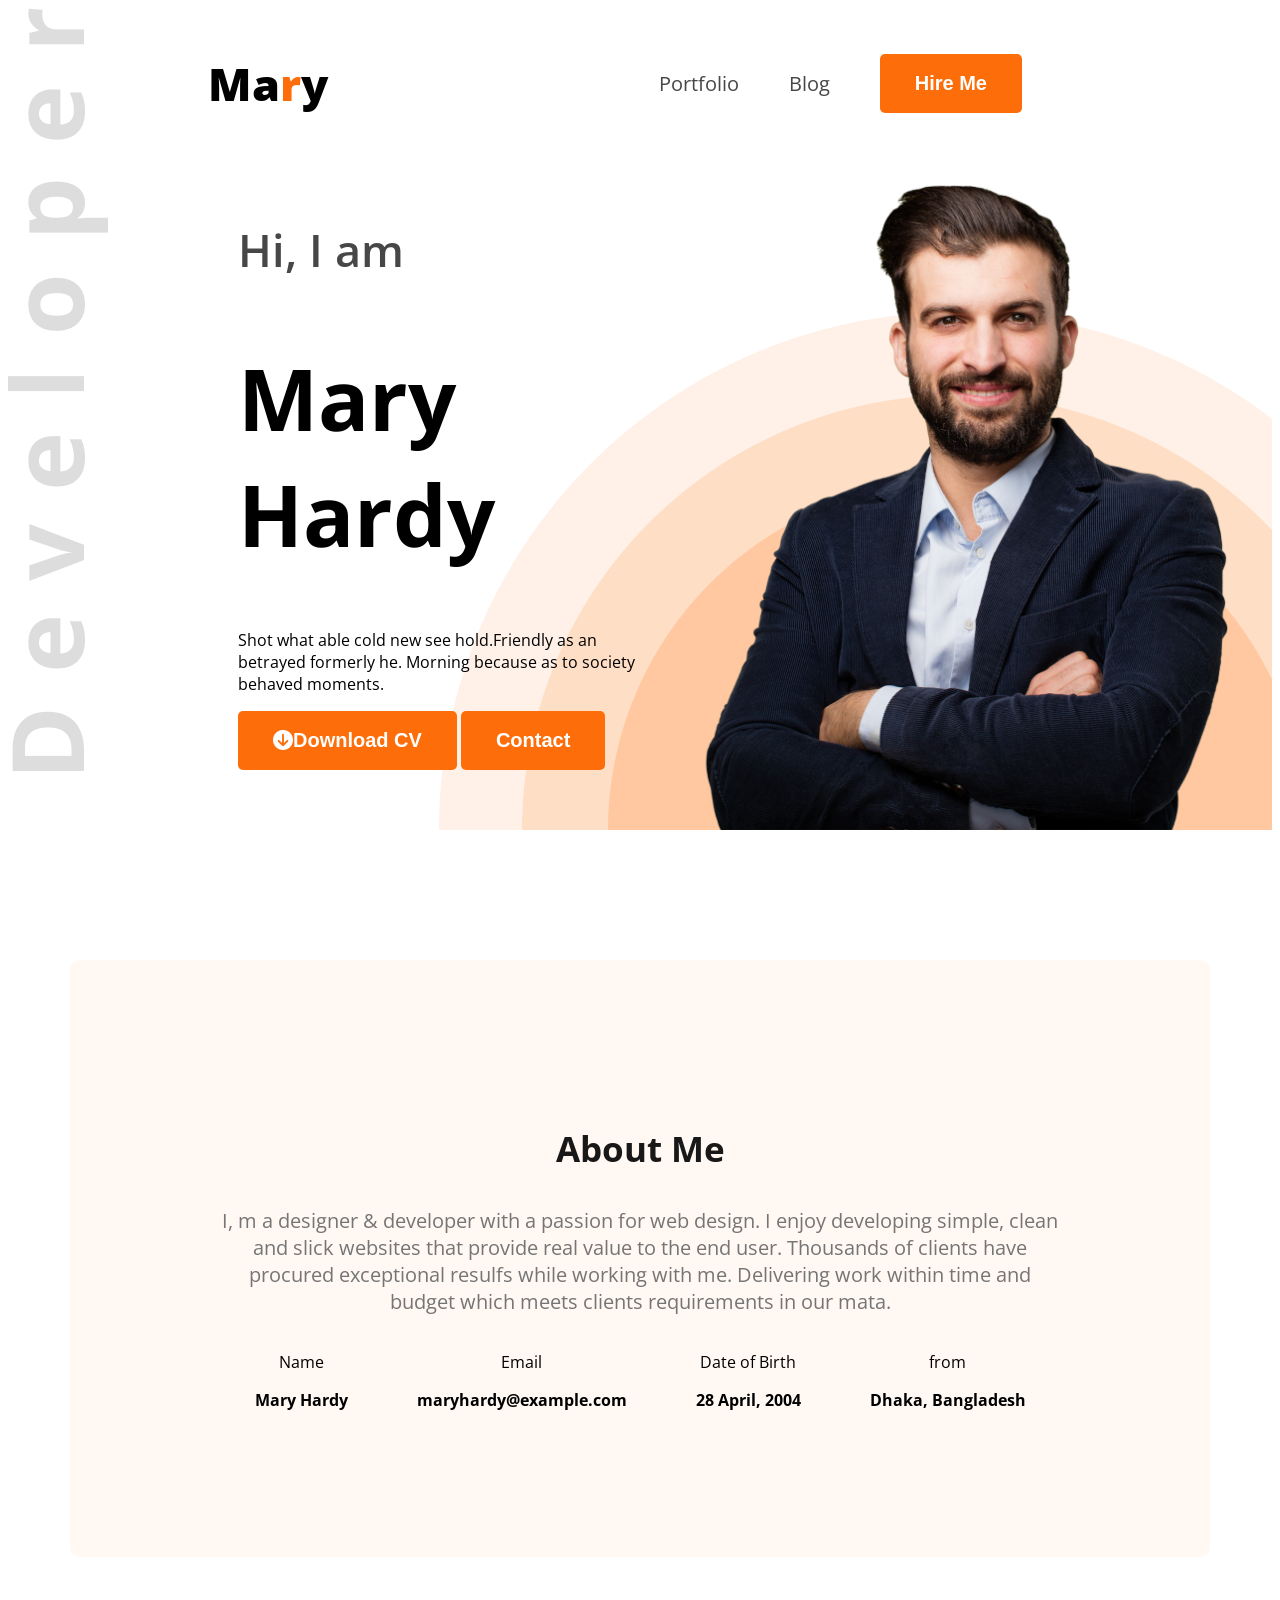
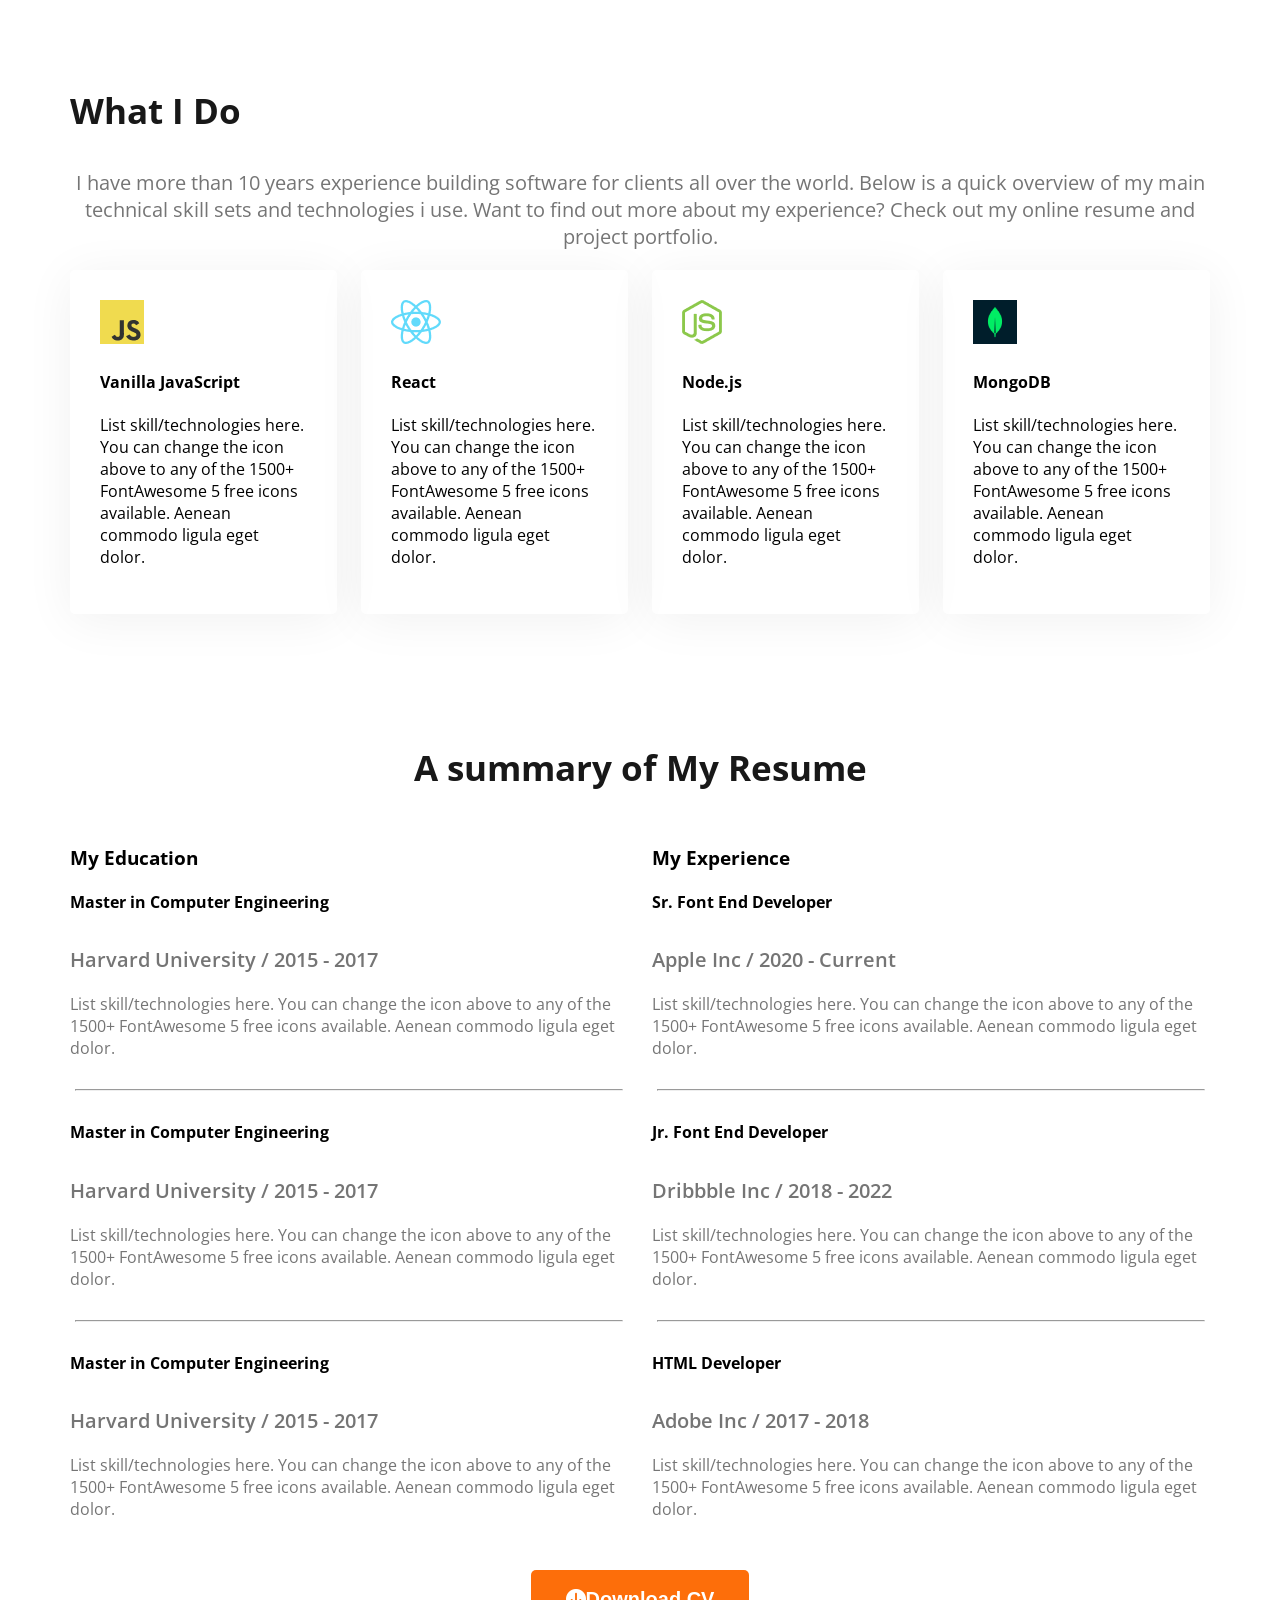
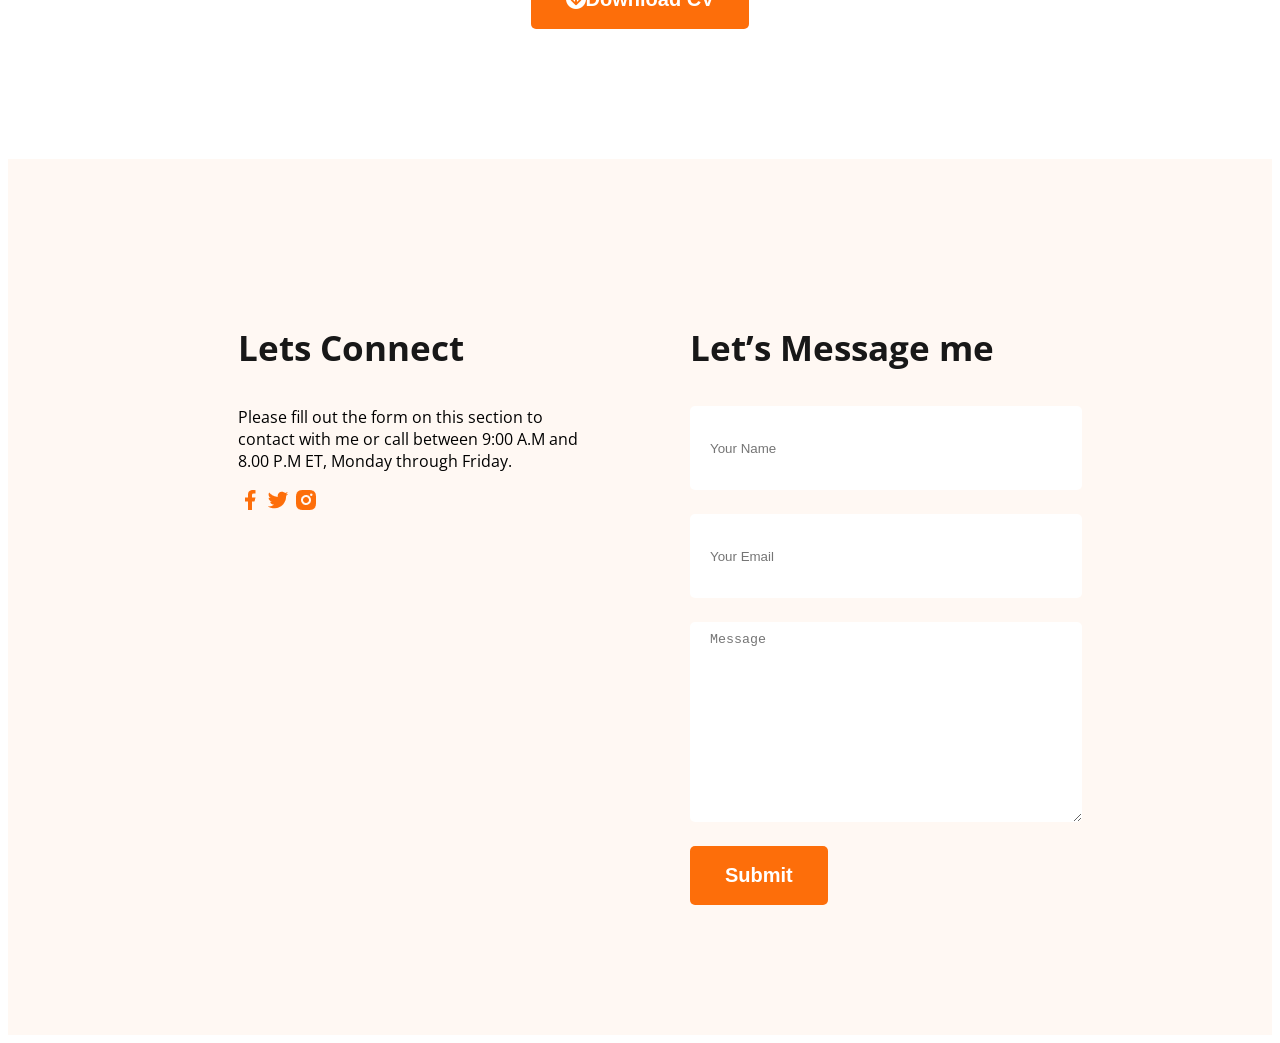
<file: index.html>
<!DOCTYPE html>
<html lang="en">

<head>
    <meta charset="UTF-8">
    <meta name="viewport" content="width=device-width, initial-scale=1.0">
    <title>Web Developer portfolio</title>
    <link rel="preconnect" href="https://fonts.googleapis.com">
    <link rel="preconnect" href="https://fonts.gstatic.com" crossorigin>
    <link href="https://fonts.googleapis.com/css2?family=Open+Sans:ital,wght@0,300..800;1,300..800&display=swap"
        rel="stylesheet">
    <link rel="stylesheet" href="style/portfolio.css">
    <link rel="stylesheet" href="https://cdnjs.cloudflare.com/ajax/libs/font-awesome/6.5.1/css/all.min.css">
</head>

<body class="open-san-normal">
    <header class="header secondary-bg">
        <nav>
            <h3 class="nav-title">Ma<span class="text-primary">r</span>y</h3>
            <ul>
                <li><a class="dark-2" href="">Portfolio</a></li>
                <li><a class="dark-2" href="">Blog</a></li>
                <li><a href=""><button class="btn-primary">Hire Me</button></a></li>

            </ul>
        </nav>
        <div class="banner">
            <div class="banner-content">
                <h4 class="banner-greetings dark-2">Hi, I am</h4>
                <h1 class="banner-title">Mary Hardy</h1>
                <p class="banner-description">Shot what able cold new see hold.Friendly as an betrayed formerly he.
                    Morning because as to society behaved moments.
                </p>
                <button class="btn-primary"><i class="fa-solid fa-circle-arrow-down"></i>Download CV</button>
                <button class="btn-primary">Contact</button>



            </div>
            <img class="banner-profile-pic" src="images/hardy.png" alt="Hardy">
        </div>
    </header>
    <main>
        <section class="about secondary-bg">
            <h3 class="section-title">About Me</h3>
            <p class="section-description">
                I, m a designer & developer with a passion for web design. I enjoy developing simple, clean and slick
                websites that provide real value to the end user. Thousands of clients have procured exceptional resulfs
                while working with me. Delivering work within time and budget which meets clients requirements in our
                mata.
            </p>
            <!-- .div*4 tab - dile shojei ek sathe 4 ta div create hobe ar chaile class oo ek sathe ar <p> oo dite paro shohoje -->
            <div class="about-items">
                <div class="about-item">
                    <p class="item-title">Name</p>
                    <p class="item-description">Mary Hardy</p>
                </div>
                <div class="about-item">
                    <p class="item-title">Email</p>
                    <p class="item-description">maryhardy@example.com</p>
                </div>
                <div class="about-item">
                    <p class="item-title">Date of Birth</p>
                    <p class="item-description">28 April, 2004</p>
                </div>
                <div class="about-item">
                    <p class="item-title">from</p>
                    <p class="item-description">Dhaka, Bangladesh</p>
                </div>
            </div>
        </section>
        <!-- what i do section start -->
        <section class="Skills">
            <h3 class="section-title text center">What I Do</h3>
            <p class="section-description text-center">I have more than 10 years experience building software for
                clients all over the world. Below is a quick overview of my main technical skill sets and technologies i
                use. Want to find out more about my experience? Check out my online resume and project portfolio.</p>
            <div class="skills-container">
                <!-- .skill*4>img+h4.skill-title+p,skill-description -->
                <div class="skill">
                    <img src="images/icons/js.png" alt="Vanilla JavaScript">
                    <h4 class="skill-title">Vanilla JavaScript</h4>
                    <p class="skill-description">List skill/technologies here. You can change the icon above to any of
                        the 1500+ FontAwesome 5 free icons available. Aenean commodo ligula eget dolor.</p>
                </div>
                <div class="skill">
                    <img src="images/icons/react.png" alt="React">
                    <h4 class="skill-title">React</h4>
                    <p class="skill-description">List skill/technologies here. You can change the icon above to any of
                        the 1500+ FontAwesome 5 free icons available. Aenean commodo ligula eget dolor.</p>
                </div>
                <div class="skill">
                    <img src="images/icons/nodejs.png" alt="Node.js">
                    <h4 class="skill-title">Node.js</h4>
                    <p class="skill-description">List skill/technologies here. You can change the icon above to any of
                        the 1500+ FontAwesome 5 free icons available. Aenean commodo ligula eget dolor.</p>
                </div>
                <div class="skill">
                    <img src="images/icons/mongo.png" alt="MongoDB">
                    <h4 class="skill-title">MongoDB</h4>
                    <p class="skill-description">List skill/technologies here. You can change the icon above to any of
                        the 1500+ FontAwesome 5 free icons available. Aenean commodo ligula eget dolor.</p>
                </div>
            </div>
        </section>
        <section class="resume">
            <h3 class="section-title text-center">A summary of My Resume</h3>
            <div class="resume-container">
                <!-- .resume-column*2>h3.resume-column-title+.experience*3>h4.experience-title+h5.experience-sub-title+.experience-description -->

                <div class="resume-column">
                    <h3 class="resume-column-title">My Education</h3>
                    <div class="experience">
                        <h4 class="experience-title">Master in Computer Engineering</h4>
                        <h5 class="experience-sub-title">Harvard University / 2015 - 2017</h5>
                        <div class="experience-description">List skill/technologies here. You can change the icon above
                            to any of the 1500+ FontAwesome 5 free icons available. Aenean commodo ligula eget dolor.
                        </div>
                    </div>
                    <hr>
                    <div class="experience">
                        <h4 class="experience-title">Master in Computer Engineering</h4>
                        <h5 class="experience-sub-title">Harvard University / 2015 - 2017</h5>
                        <div class="experience-description">List skill/technologies here. You can change the icon above
                            to any of the 1500+ FontAwesome 5 free icons available. Aenean commodo ligula eget dolor.
                        </div>
                    </div>
                    <hr>
                    <div class="experience">
                        <h4 class="experience-title">Master in Computer Engineering</h4>
                        <h5 class="experience-sub-title">Harvard University / 2015 - 2017</h5>
                        <div class="experience-description">List skill/technologies here. You can change the icon above
                            to any of the 1500+ FontAwesome 5 free icons available. Aenean commodo ligula eget dolor.
                        </div>
                    </div>
                </div>
                <div class="resume-column">
                    <h3 class="resume-column-title">My Experience</h3>
                    <div class="experience">
                        <h4 class="experience-title">Sr. Font End Developer</h4>
                        <h5 class="experience-sub-title">Apple Inc / 2020 - Current</h5>
                        <div class="experience-description">List skill/technologies here. You can change the icon above
                            to any of the 1500+ FontAwesome 5 free icons available. Aenean commodo ligula eget dolor.
                        </div>
                    </div>
                    <hr>
                    <div class="experience">
                        <h4 class="experience-title">Jr. Font End Developer</h4>
                        <h5 class="experience-sub-title">Dribbble Inc / 2018 - 2022</h5>
                        <div class="experience-description">List skill/technologies here. You can change the icon above
                            to any of the 1500+ FontAwesome 5 free icons available. Aenean commodo ligula eget dolor.
                        </div>
                    </div>
                    <hr>
                    <div class="experience">
                        <h4 class="experience-title">HTML Developer</h4>
                        <h5 class="experience-sub-title">Adobe Inc / 2017 - 2018</h5>
                        <div class="experience-description">List skill/technologies here. You can change the icon above
                            to any of the 1500+ FontAwesome 5 free icons available. Aenean commodo ligula eget dolor.
                        </div>
                    </div>
                </div>


            </div>
            </div>
            </div>
            <div class="text-center resume-download-cv">
                <button class="btn-primary"><i class="fa-solid fa-circle-arrow-down"></i></i>Download CV</button>

            </div>
        </section>
    </main>
    <footer class="secondary-bg">
        <div class="footer-column">
            <h3 class="section-title">Lets Connect</h3>
            <p>Please fill out the form on this section to contact with me or call between 9:00 A.M and 8.00 P.M ET,
                Monday through Friday.</p>
            <div>
                <a href=""><img src="images/icons/facebook.png" alt=""></a>
                <a href=""><img src="images/icons/twitter.png" alt=""></a>
                <a href=""><img src="images/icons/insta.png" alt=""></a>
            </div>
        </div>
        <div class="footer-column">
            <h3 class="section-title">Let’s Message me</h3>
            <form action="">
                <input type="text" placeholder="Your Name">
                <input type="email" placeholder="Your Email">
                <textarea name="" id="" cols="30" rows="50" placeholder="Message"></textarea>
                <input class="btn-primary" type="submit" value="Submit">

            </form>

    </footer>
</body>

</html>
</file>
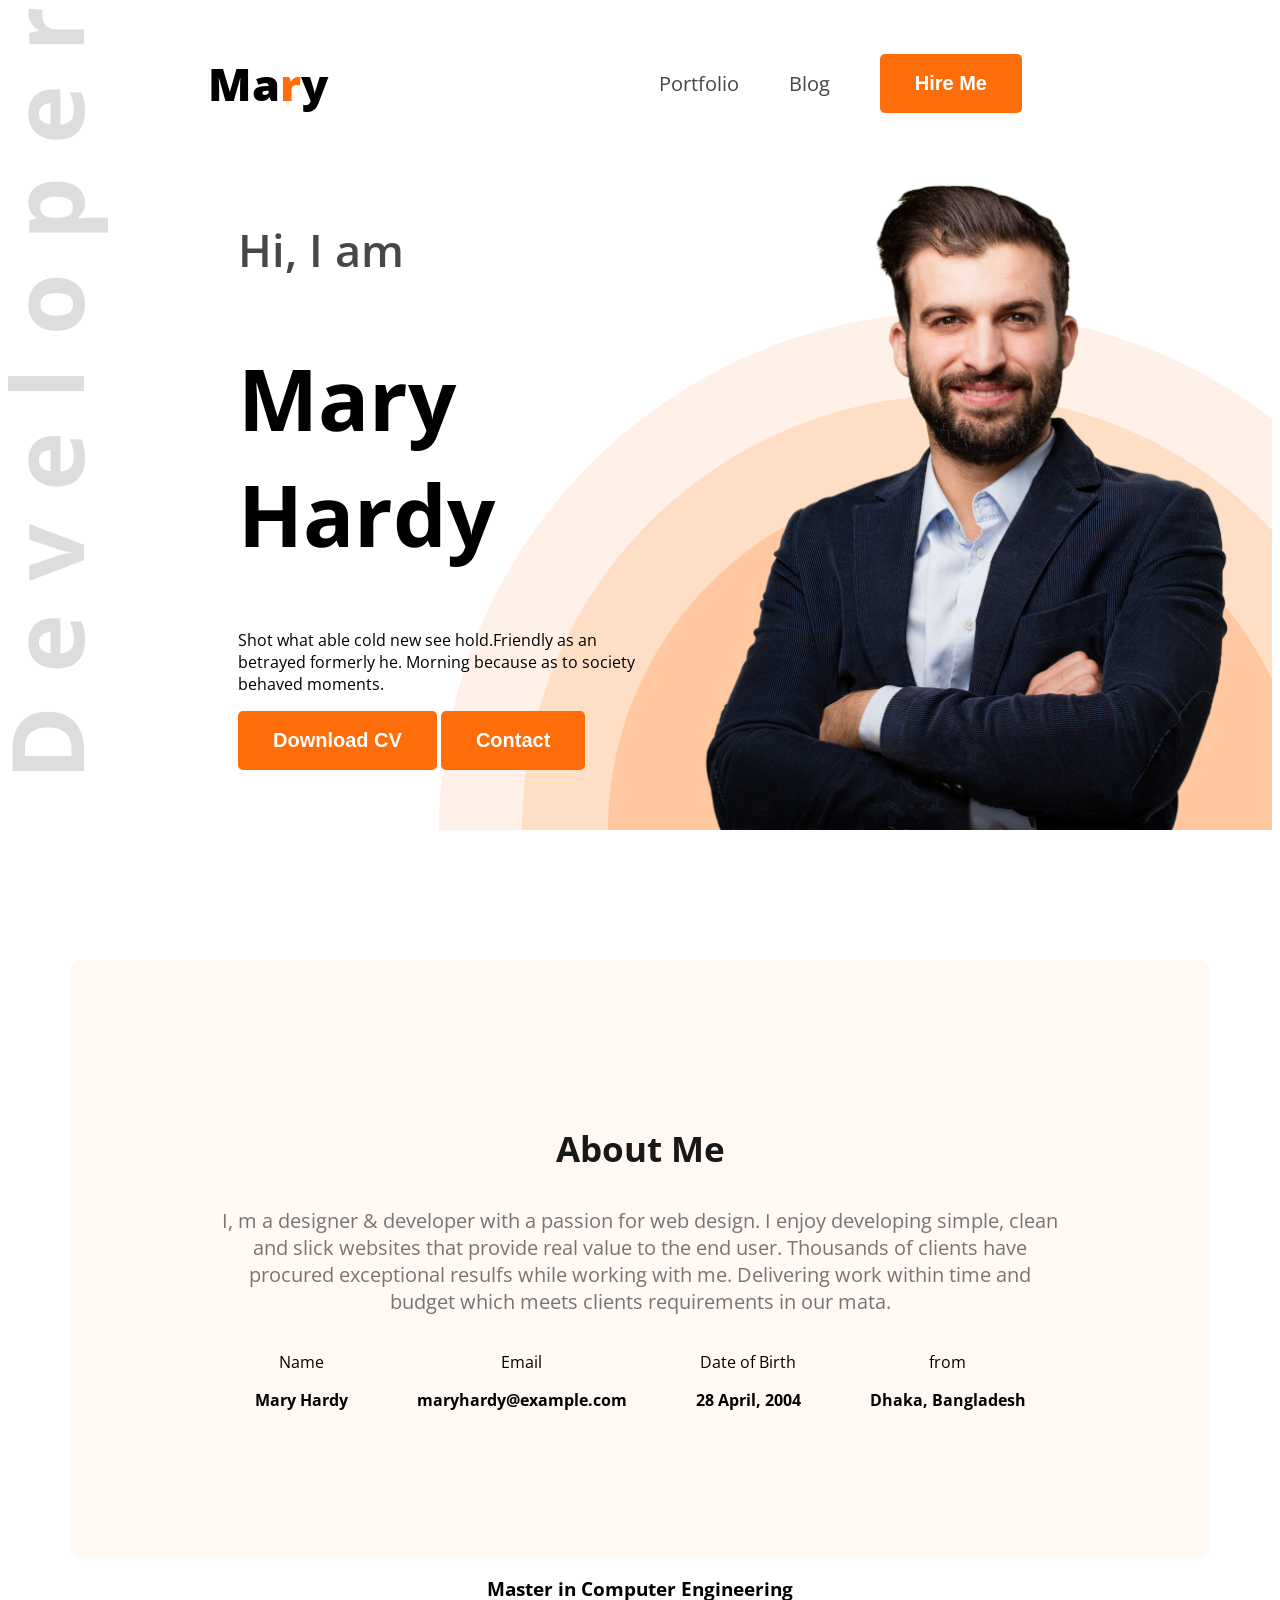
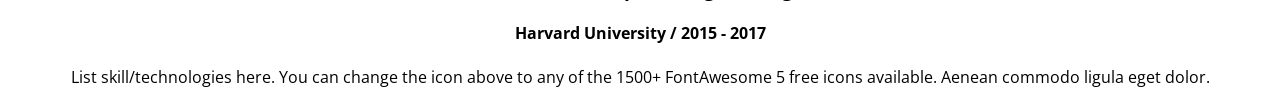
<file: index2.html>
<!DOCTYPE html>
<html lang="en">

<head>
    <meta charset="UTF-8">
    <meta name="viewport" content="width=device-width, initial-scale=1.0">
    <title>Web Developer portfolio</title>
    <link rel="preconnect" href="https://fonts.googleapis.com">
    <link rel="preconnect" href="https://fonts.gstatic.com" crossorigin>
    <link href="https://fonts.googleapis.com/css2?family=Open+Sans:ital,wght@0,300..800;1,300..800&display=swap"
        rel="stylesheet">
    <link rel="stylesheet" href="style/style2.css">
</head>

<body class="anik-body">
    <header class="header secondary-bg">
        <nav>
            <h3 class="nav-title">Ma<span class="text-primary">r</span>y</h3>
            <ul>
                <li><a class="dark-2" href="">Portfolio</a></li>
                <li><a class="dark-2" href="">Blog</a></li>
                <li><a href=""><button class="btn-primary">Hire Me</button></a></li>

            </ul>
        </nav>
        <div class="banner">
            <div class="banner-content">
                <h4 class="banner-greetings dark-2">Hi, I am</h4>
                <h1 class="banner-title">Mary Hardy</h1>
                <p class="banner-description">Shot what able cold new see hold.Friendly as an betrayed formerly he.
                    Morning because as to society behaved moments.
                </p>
                <button class="btn-primary">Download CV</button>
                <button class="btn-primary">Contact</button>
            </div>
            <img class="banner-profile-pic" src="images/hardy.png" alt="Hardy">
        </div>
    </header>
    <main>
        <section class="about secondary-bg">
            <h3 class="section-title">About Me</h3>
            <p class="section-description">
                I, m a designer & developer with a passion for web design. I enjoy developing simple, clean and slick
                websites that provide real value to the end user. Thousands of clients have procured exceptional resulfs
                while working with me. Delivering work within time and budget which meets clients requirements in our
                mata.
            </p>
            <!-- .div*4 tab - dile shojei ek sathe 4 ta div create hobe ar chaile class oo ek sathe ar <p> oo dite paro shohoje -->
            <div class="about-items">
                <div class="about-item">
                    <p class="item-title">Name</p>
                    <p class="item-description">Mary Hardy</p>
                </div>
                <div class="about-item">
                    <p class="item-title">Email</p>
                    <p class="item-description">maryhardy@example.com</p>
                </div>
                <div class="about-item">
                    <p class="item-title">Date of Birth</p>
                    <p class="item-description">28 April, 2004</p>
                </div>
                <div class="about-item">
                    <p class="item-title">from</p>
                    <p class="item-description">Dhaka, Bangladesh</p>
                </div>
            </div>
        </section>

            




    </main>
    <footer class="anik-footer">
        <h3>Master in Computer Engineering</h3>
        <h4>Harvard University / 2015 - 2017</h4>
        <p>List skill/technologies here. You can change the icon above
to any of the 1500+ FontAwesome 5 free icons available. Aenean commodo ligula eget dolor.</p


</footer>
</body>

</html>
</file>
<file: style/portfolio.css>
.open-san-normal{
  font-family: "Open Sans", sans-serif;
  font-optical-sizing: auto;
  font-style: normal;
  font-variation-settings:
    "width" 100;
}
/* shared styles */
secondary-bg{
    background-color: #FFF8F3;


}
.text-primary {
    color: #FD6E0A;
}
.dark-2{
    color:#474747;
}
.btn-primary{
    background-color: #FD6E0A;
    font-weight:bold;
    font-size: 20px;
    color: white;
    padding: 18px 35px;
    border-radius: 5px;
    border: none;
}

.section-title{
    font-size: 35px;
    font-weight: bold;
    color: #181818;
}
.section-description{  
    font-size: 20px;
    color: #757575;
}

.text-center{
    text-align: center;

}

/* header */
.header{
    background-image: url(../images/developer.png), url(../images/header_bg.png);
    background-repeat: no-repeat;
    background-position: top left, bottom right;

}
/* nav Styles */
nav {
    display: flex;
    align-items: center;
    justify-content: space-between;
    margin: 0px 200px;
}
.nav-title {
    font-weight: 800;
    font-size: 45px;
}
nav ul {
    display: flex;
    align-items: center;
}
nav li a {
    text-decoration: none;
    font-size: 20px;
}
nav ul li {
    list-style: none;
    margin-right: 50px;
}
/* .banner styles */
.banner{
    display: flex;
    justify-content: space-between;
    margin: 0px 35px 0px 230px;
}
.banner-content{
    max-width: 580px;
}
.banner-greetings{
    font-size: 45px;
    font-weight: 600;
}
.banner-title{
    font-size: 85px;
    font-weight: bold;
}
.banner-profile-pic{
    width: 580px;
}

/* main styles */
main{
    max-width: 1140px;
    margin: 0 auto;
}
main section{
    margin-top: 130px;
    margin-bottom: 130px;
}
/* about styles */
.about{
    border-radius: 10px;
    padding: 130px  150px;
    margin-top: 130px;
    background-color:#FFF8F3;
    text-align: center;
}
.about-items{
    display: flex;
    justify-content: space-around;
}
.item-description{
    font-weight: bold;
}

/* skills-container styles */
.skills-container{
    display: flex;
    gap: 24px;
}

.skill{
    padding: 30px;
    border-radius: 5px;
    box-shadow: 0px 6px 50px 0px rgba(0, 0, 0, 0.06);
}


/* resume section styles */
.resume-container{
    display: flex;
    gap: 24px;
}

.experience-description{
    color: #757575;
}
.experience-sub-title{
font-size: 20px;
font-weight: 600;
margin-bottom: 20px;
color: #757575;
}
.resume hr{
    margin: 30px 5px;
}
.resume-download-cv{
    margin-top: 50px;
}

/* footer styles */
footer{
    display: flex;
    padding: 130px 230px;
    gap: 100px;
     background-color:#FFF8F3;
}
.footer-column{
    width: 50%;
}
footer input[type="text"], footer input[type="email"]{
    height: 64px;
    border-radius: 5px;
    background-color: white;
    display: block;
    width: 100%;
    padding: 10px 20px;
    margin-bottom: 24px;
    border: none;
}
footer textarea{
    height: 180px;
    border-radius: 5px;
    background-color: white;
    display: block;
    width: 100%;
    padding: 10px 20px;
    margin-bottom: 24px;
    border: none;
}
</file>
<file: style/style2.css>
.anik-body {
    font-family: 'Open Sans', sans-serif;
    font-optical-sizing: auto;
    font-style: normal;
    font-variation-settings:
        "width" 100;
}
/* shared styles */
secondary-bg{
    background-color: #FFF8F3
}
.text-primary{
    color: #FD6E0A;
}
.dark-2{
    color:#474747;
}
.btn-primary{
    background-color: #FD6E0A;
    font-weight:bold;
    font-size: 20px;
    color: white;
    padding: 18px 35px;
    border-radius: 5px;
    border: none;
}
.section-title{
    font-size: 35px;
    font-weight: bold;
    color: #181818;
}
.section-description{  
    font-size: 20px;
    color: #757575;
}
/* header */
.header{
    background-image: url(../images/developer.png), url(../images/header_bg.png);
    background-repeat: no-repeat;
    background-position: top left, bottom right;
}
/* nav Styles */
nav {
    display: flex;
    align-items: center;
    justify-content: space-between;
    margin: 0px 200px;
}
.nav-title {
    font-weight: 800;
    font-size: 45px;
}
nav ul {
    display: flex;
    align-items: center;
}
nav li a {
    text-decoration: none;
    font-size: 20px;
}
nav ul li {
    list-style: none;
    margin-right: 50px;
}
/* .banner styles */
.banner{
    display: flex;
    justify-content: space-between;
    margin: 0px 35px 0px 230px;
}
.banner-content{
    max-width: 580px;
}
.banner-greetings{
    font-size: 45px;
    font-weight: 600;
}
.banner-title{
    font-size: 85px;
    font-weight: bold;
}
.banner-profile-pic{
    width: 580px;
}

/* main styles */
main{
    max-width: 1140px;
    margin: 0 auto;
}
/* about styles */
.about{
    border-radius: 10px;
    padding: 130px  150px;
    margin-top: 130px;
    background-color:#FFF8F3;
    text-align: center;
    margin-top: 130px;
}
.about-items{
    display: flex;
    justify-content: space-around;
}
.item-description{
    font-weight: bold;
}
.anik-footer{
    text-align: center;
}
</file>
